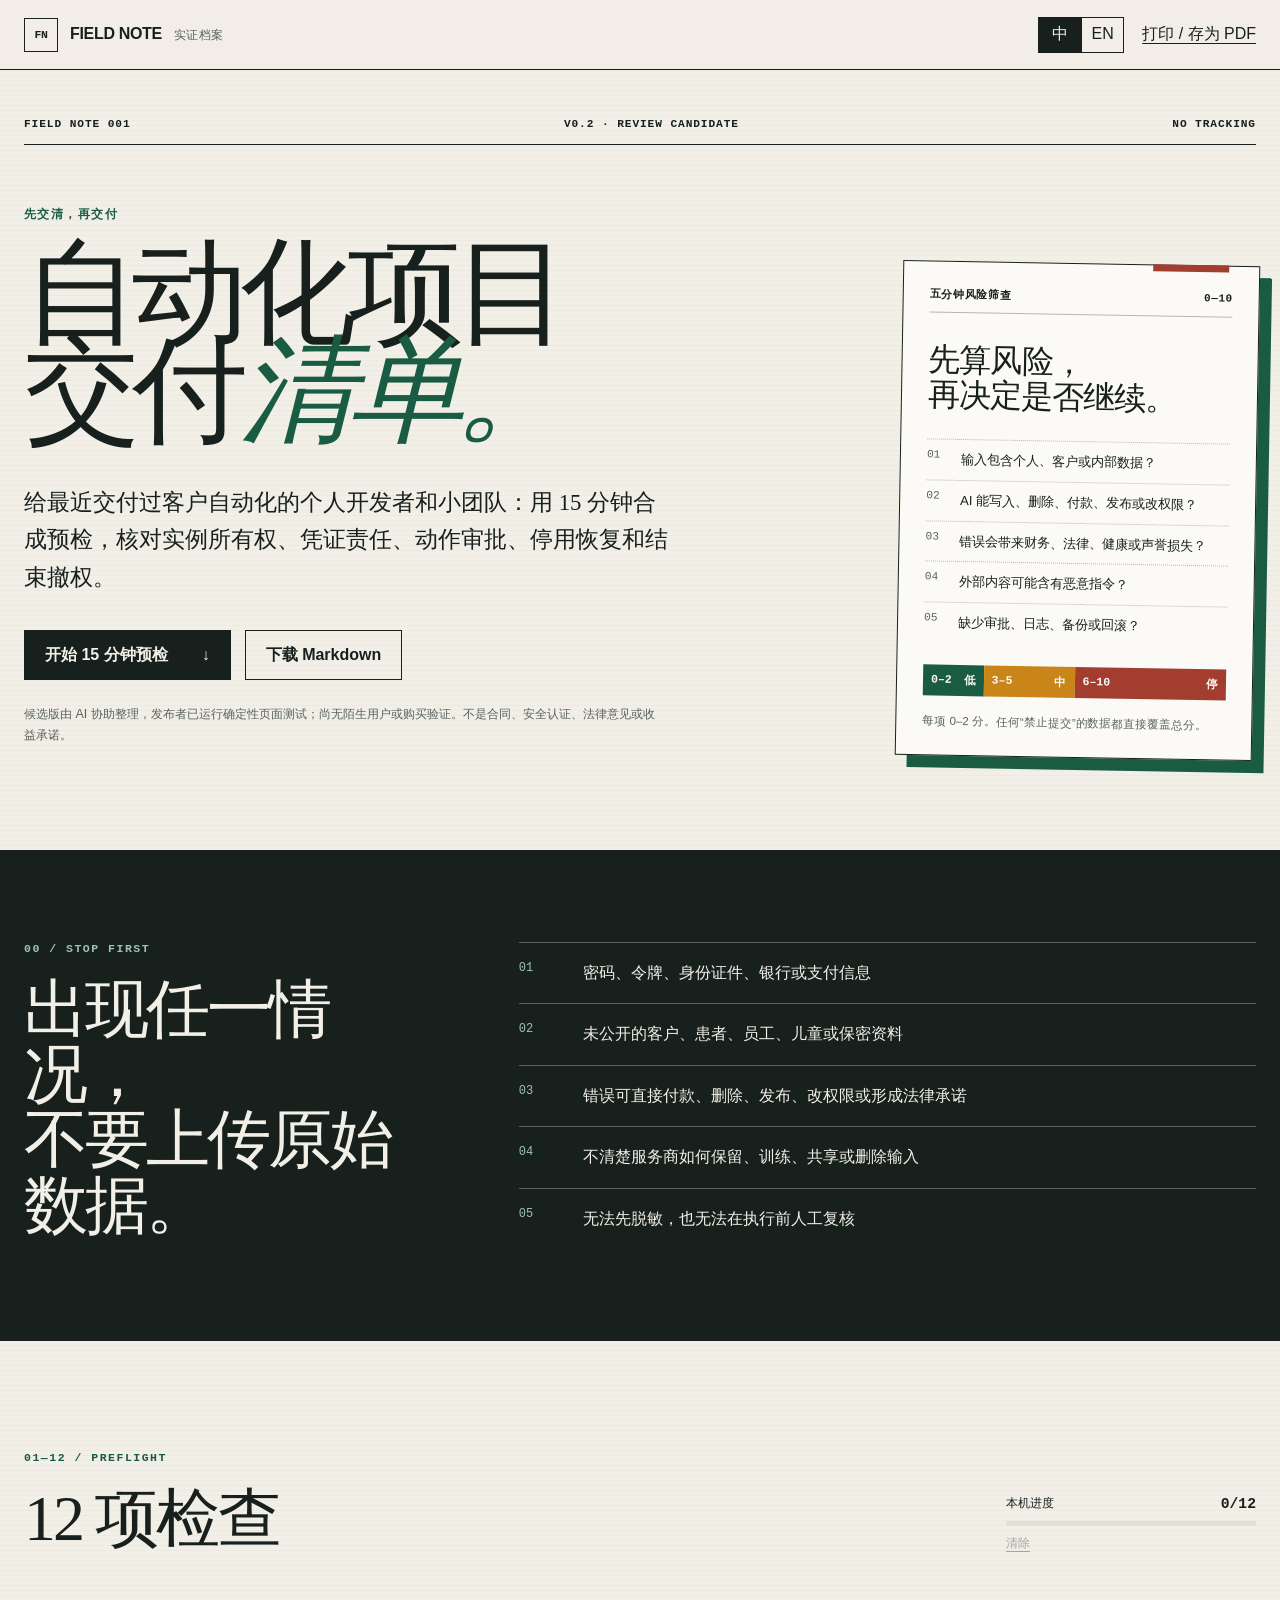
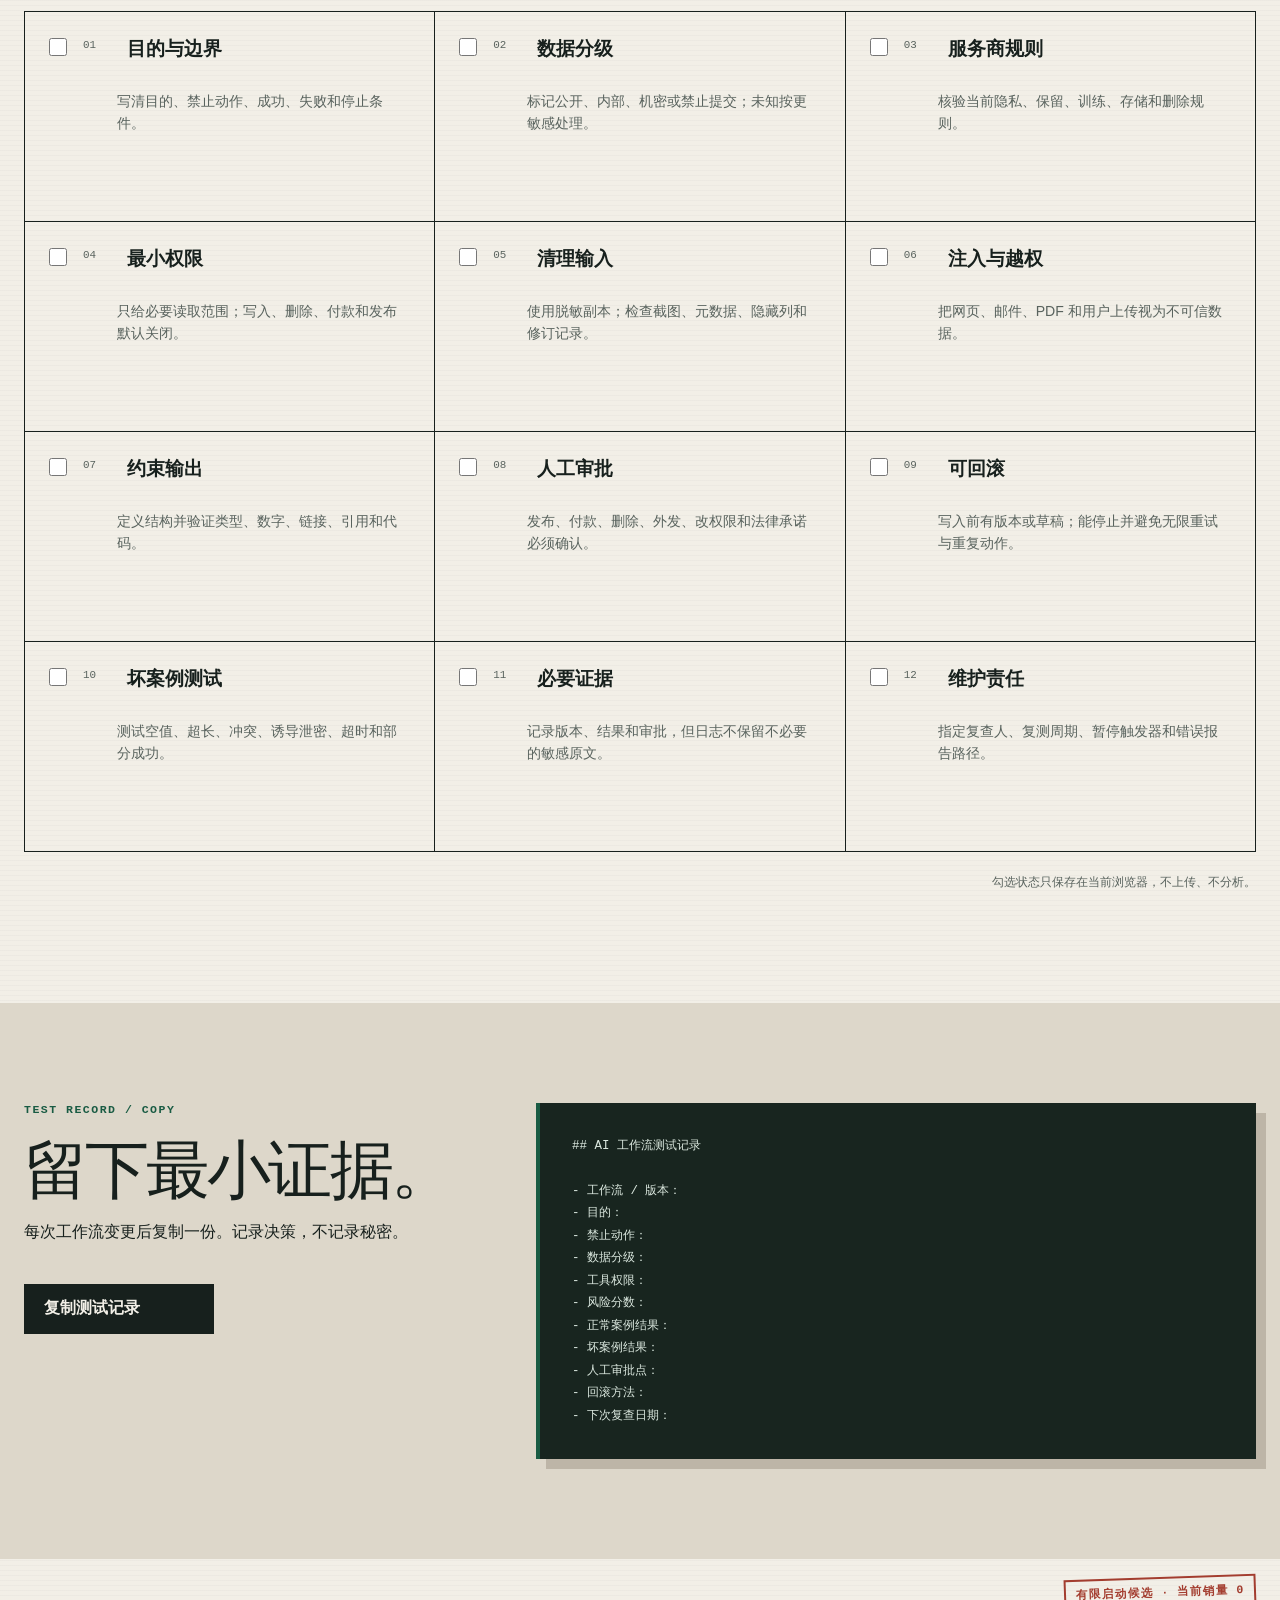
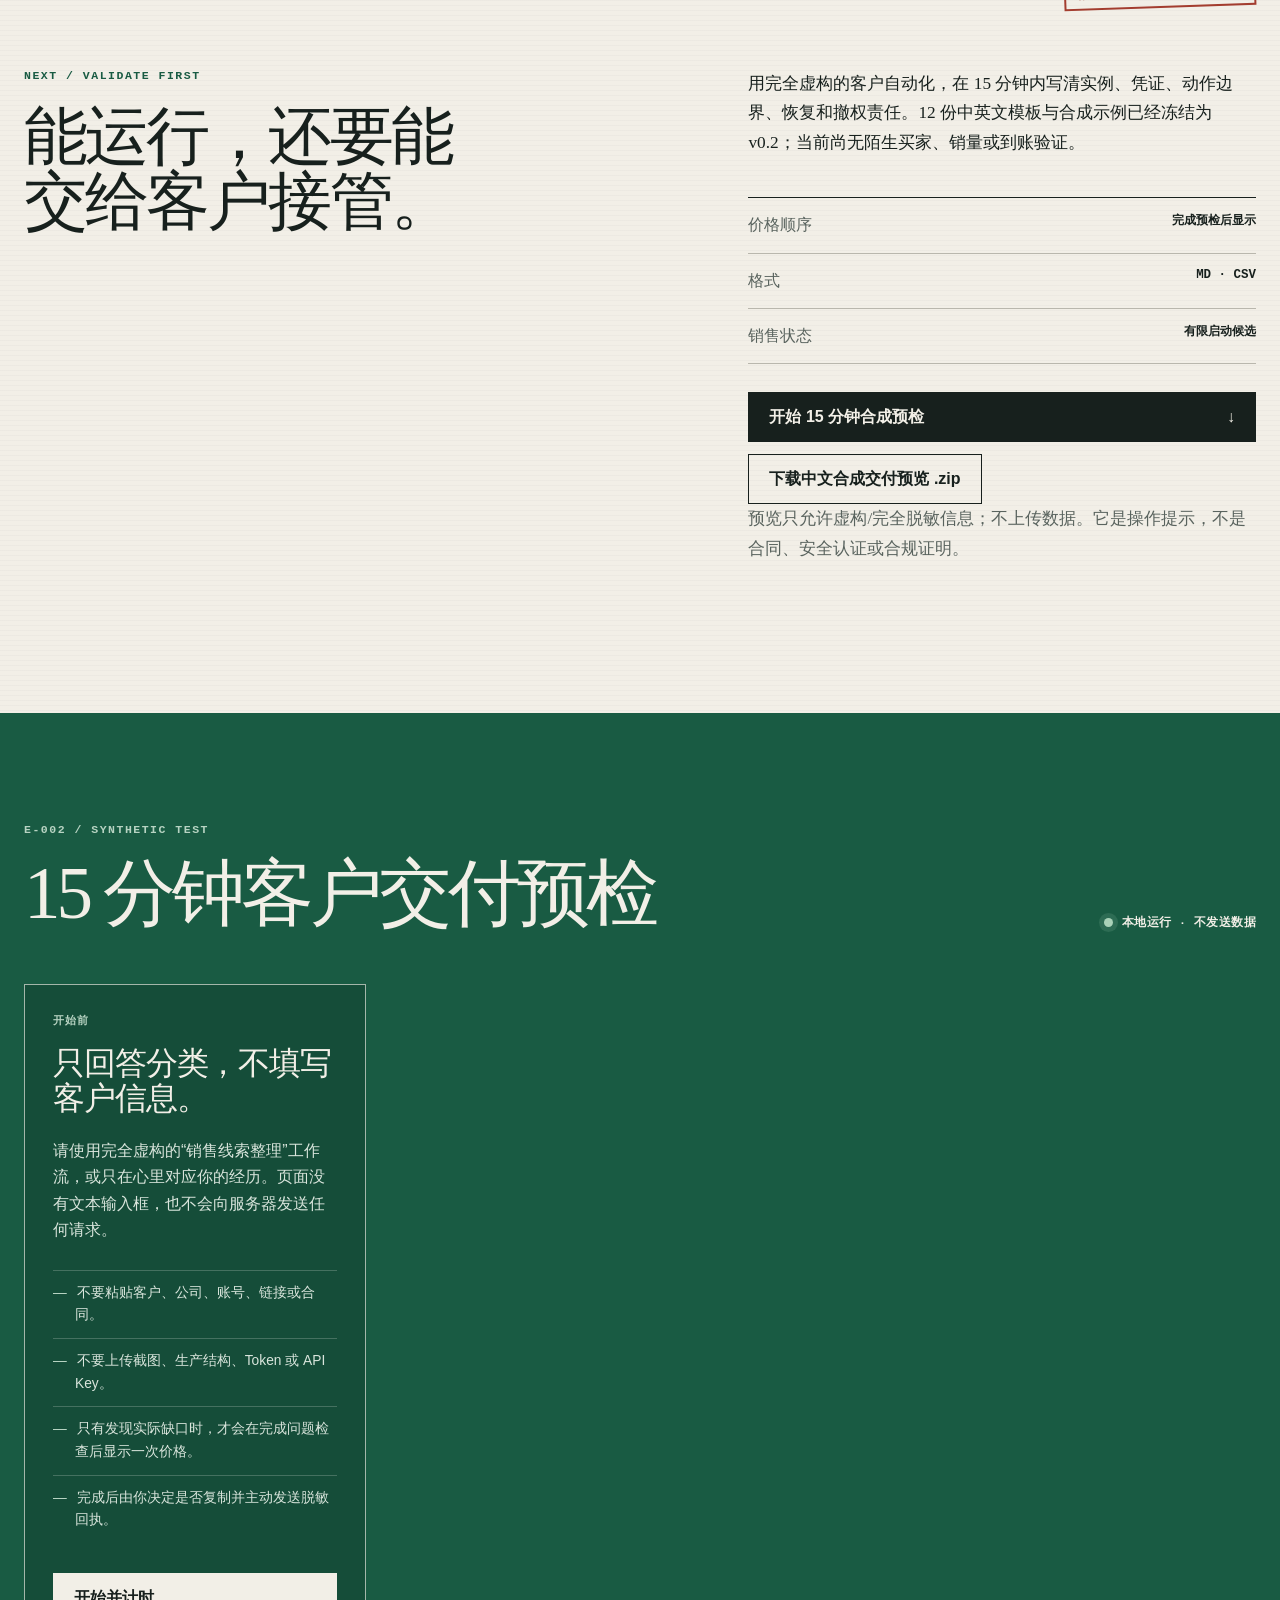
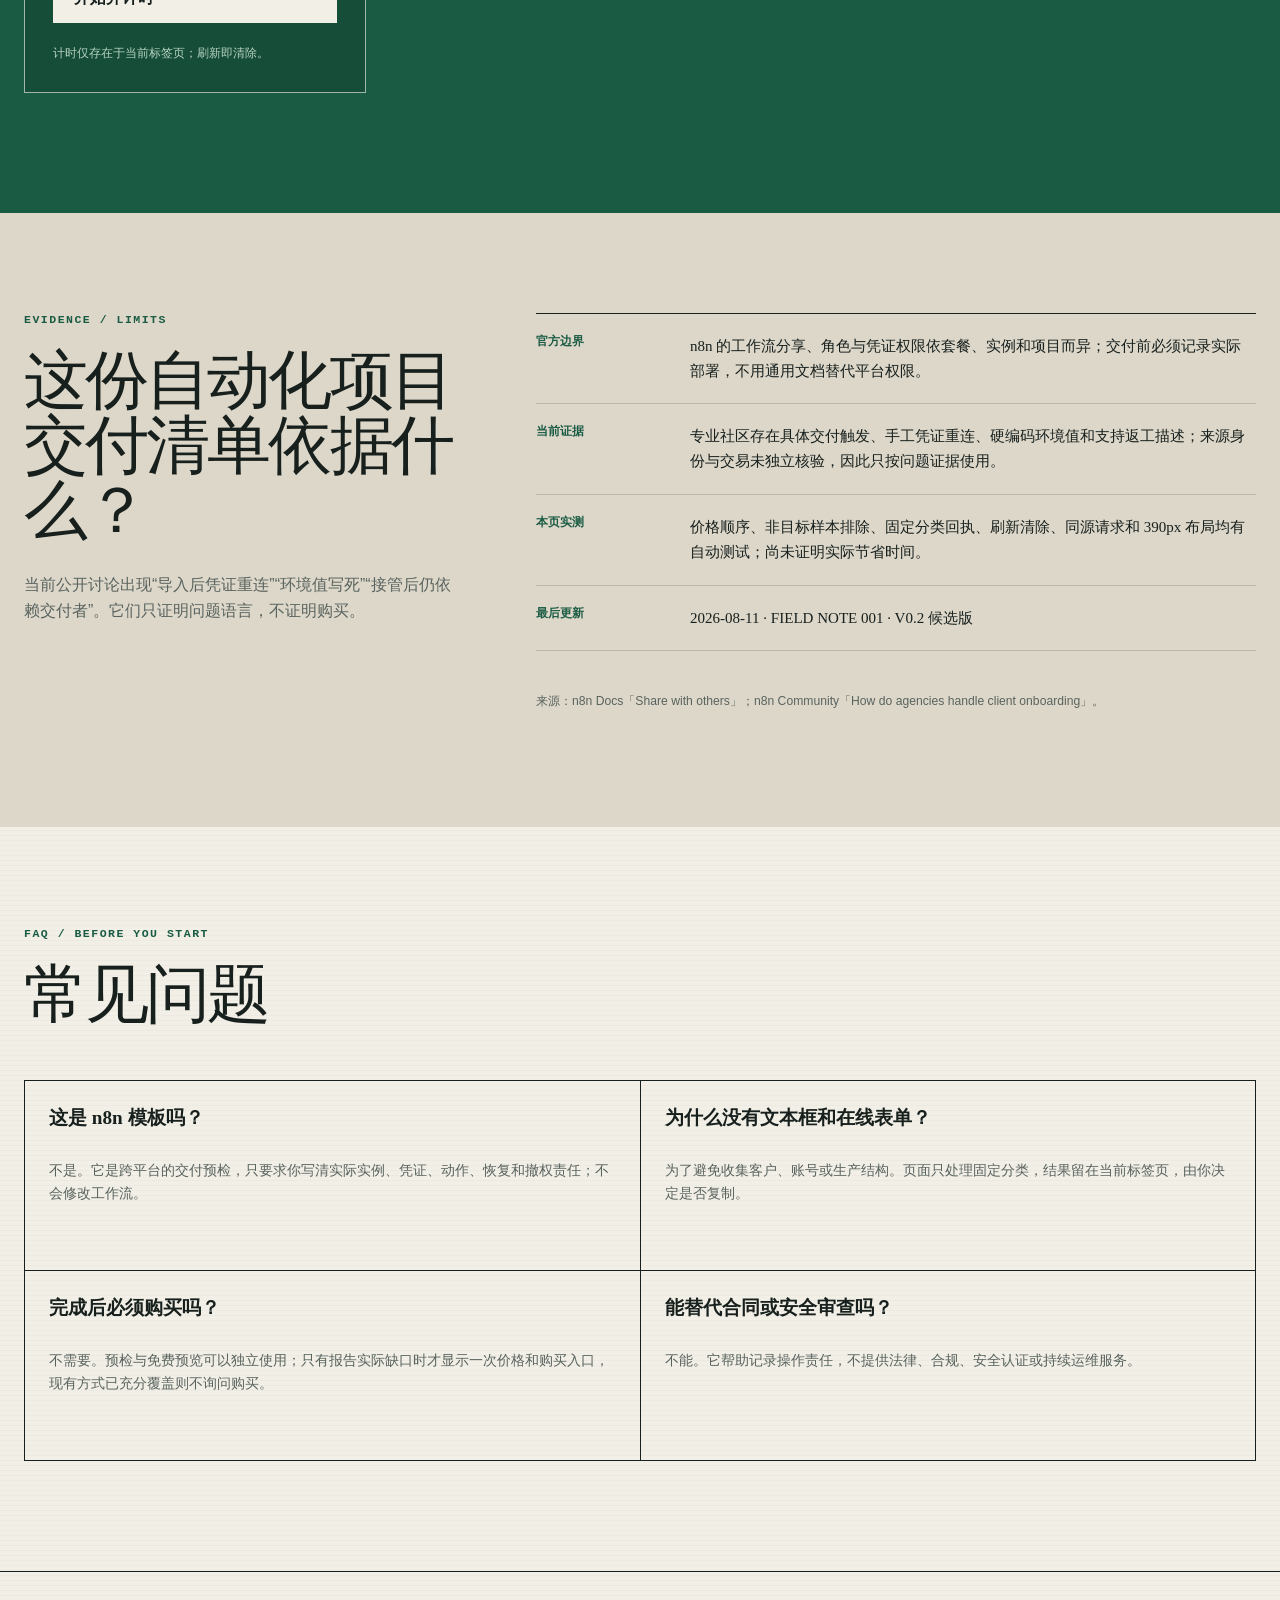
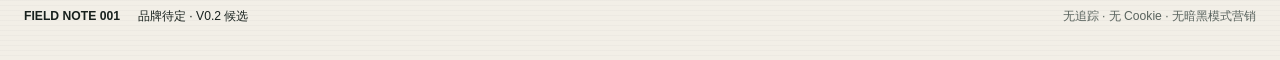
<file: index.html>
<!doctype html>
<html lang="zh-CN">
<head>
  <meta charset="utf-8">
  <meta name="viewport" content="width=device-width, initial-scale=1">
  <meta name="description" content="给自动化自由职业者和小团队的客户交付清单：用 15 分钟合成预检核对实例所有权、凭证责任、动作审批、停用恢复与结束撤权。页面不上传数据；¥99 完整包处于有限启动候选，当前销量为 0。">
  <meta name="robots" content="index,follow,max-snippet:-1,max-image-preview:large">
  <meta name="color-scheme" content="light">
  <link rel="canonical" href="https://fieldnote-ops.github.io/privacy-first-ai-checklist/">
  <meta property="og:type" content="website">
  <meta property="og:locale" content="zh_CN">
  <meta property="og:title" content="自动化项目交付清单｜15 分钟客户接管预检">
  <meta property="og:description" content="核对所有权、凭证、审批、恢复与撤权；只用合成分类，不上传客户数据。">
  <meta property="og:url" content="https://fieldnote-ops.github.io/privacy-first-ai-checklist/">
  <meta name="twitter:card" content="summary">
  <meta name="twitter:title" content="自动化项目交付清单｜15 分钟客户接管预检">
  <meta name="twitter:description" content="隐私优先、无追踪、价格最后显示的合成交付预检。">
  <title>自动化项目交付清单｜15 分钟客户接管预检｜实证档案</title>
  <script type="application/ld+json">{"@context":"https://schema.org","@type":"WebPage","name":"自动化项目交付清单｜15 分钟客户接管预检","description":"给自动化自由职业者和小团队的隐私优先客户交付预检。","url":"https://fieldnote-ops.github.io/privacy-first-ai-checklist/","inLanguage":["zh-CN","en"],"dateModified":"2026-08-11","isAccessibleForFree":true,"about":[{"@type":"Thing","name":"客户自动化交付"},{"@type":"Thing","name":"凭证责任"},{"@type":"Thing","name":"工作流接管"}]}</script>
  <link rel="stylesheet" href="styles.css">
</head>
<body>
  <a class="skip-link" href="#checklist">跳到检查表</a>

  <header class="site-header" aria-label="主导航">
    <a class="wordmark" href="#top" aria-label="实证档案首页">
      <span class="wordmark-mark" aria-hidden="true">FN</span>
      <span>FIELD NOTE <b>实证档案</b></span>
    </a>
    <div class="header-actions">
      <div class="language-switch" role="group" aria-label="语言">
        <button type="button" class="lang-button is-active" data-lang="zh" aria-pressed="true">中</button>
        <button type="button" class="lang-button" data-lang="en" aria-pressed="false">EN</button>
      </div>
      <button class="text-button" type="button" id="print-button">
        <span data-copy="zh">打印 / 存为 PDF</span>
        <span data-copy="en" hidden>Print / Save PDF</span>
      </button>
    </div>
  </header>

  <main id="top">
    <section class="hero" aria-labelledby="hero-title">
      <div class="hero-kicker" aria-label="文档状态">
        <span>FIELD NOTE 001</span>
        <span>V0.2 · REVIEW CANDIDATE</span>
        <span>NO TRACKING</span>
      </div>
      <div class="hero-grid">
        <div class="hero-copy">
          <p class="eyebrow" data-copy="zh">先交清，再交付</p>
          <p class="eyebrow" data-copy="en" hidden>Make the handoff explicit</p>
          <h1 id="hero-title">
            <span class="hero-title-copy" data-copy="zh">自动化项目<br>交付<span class="hero-emphasis">清单。</span></span>
            <span class="hero-title-copy" data-copy="en" hidden>Client automation<br>handoff <span class="hero-emphasis">preflight.</span></span>
          </h1>
          <p class="lede" data-copy="zh">给最近交付过客户自动化的个人开发者和小团队：用 15 分钟合成预检，核对实例所有权、凭证责任、动作审批、停用恢复和结束撤权。</p>
          <p class="lede" data-copy="en" hidden>A 15-minute synthetic preflight for builders handing client automations over: clarify instance ownership, credential responsibility, approvals, recovery, and access revocation.</p>
          <div class="hero-actions">
            <a class="primary-action" href="#handoff-test">
              <span data-copy="zh">开始 15 分钟预检</span>
              <span data-copy="en" hidden>Start the handoff test</span>
              <span aria-hidden="true">↓</span>
            </a>
            <a class="secondary-action" id="download-link" href="downloads/privacy-first-ai-checklist.zh-CN.md" download>
              <span data-copy="zh">下载 Markdown</span>
              <span data-copy="en" hidden>Download Markdown</span>
            </a>
          </div>
          <p class="disclosure" data-copy="zh">候选版由 AI 协助整理，发布者已运行确定性页面测试；尚无陌生用户或购买验证。不是合同、安全认证、法律意见或收益承诺。</p>
          <p class="disclosure" data-copy="en" hidden>This candidate was organized with AI assistance and passed deterministic page tests; it has no independent-user or purchase validation yet. It is not a contract, certification, legal advice, or income claim.</p>
        </div>

        <aside class="risk-sheet" aria-labelledby="risk-title">
          <div class="sheet-topline">
            <span data-copy="zh">五分钟风险筛查</span>
            <span data-copy="en" hidden>Five-minute risk screen</span>
            <span>0—10</span>
          </div>
          <h2 id="risk-title" data-copy="zh">先算风险，<br>再决定是否继续。</h2>
          <h2 data-copy="en" hidden>Score the risk.<br>Then decide.</h2>
          <ol class="risk-list">
            <li data-copy="zh">输入包含个人、客户或内部数据？</li>
            <li data-copy="zh">AI 能写入、删除、付款、发布或改权限？</li>
            <li data-copy="zh">错误会带来财务、法律、健康或声誉损失？</li>
            <li data-copy="zh">外部内容可能含有恶意指令？</li>
            <li data-copy="zh">缺少审批、日志、备份或回滚？</li>
            <li data-copy="en" hidden>Personal, client, or internal data?</li>
            <li data-copy="en" hidden>Can AI write, delete, pay, publish, or change access?</li>
            <li data-copy="en" hidden>Can mistakes cause financial, legal, health, or reputation harm?</li>
            <li data-copy="en" hidden>Can external content carry malicious instructions?</li>
            <li data-copy="en" hidden>Missing approval, logs, backup, or rollback?</li>
          </ol>
          <div class="risk-scale" aria-label="风险等级">
            <span class="risk-low">0–2 <b data-copy="zh">低</b><b data-copy="en" hidden>low</b></span>
            <span class="risk-mid">3–5 <b data-copy="zh">中</b><b data-copy="en" hidden>medium</b></span>
            <span class="risk-high">6–10 <b data-copy="zh">停</b><b data-copy="en" hidden>stop</b></span>
          </div>
          <p data-copy="zh">每项 0–2 分。任何“禁止提交”的数据都直接覆盖总分。</p>
          <p data-copy="en" hidden>Score each 0–2. Any prohibited data overrides the total.</p>
        </aside>
      </div>
    </section>

    <section class="preflight" aria-labelledby="preflight-title">
      <div>
        <p class="section-number">00 / STOP FIRST</p>
        <h2 id="preflight-title" data-copy="zh">出现任一情况，<br>不要上传原始数据。</h2>
        <h2 data-copy="en" hidden>Any one of these?<br>Do not upload raw data.</h2>
      </div>
      <ul class="stop-list">
        <li data-copy="zh"><span>01</span>密码、令牌、身份证件、银行或支付信息</li>
        <li data-copy="zh"><span>02</span>未公开的客户、患者、员工、儿童或保密资料</li>
        <li data-copy="zh"><span>03</span>错误可直接付款、删除、发布、改权限或形成法律承诺</li>
        <li data-copy="zh"><span>04</span>不清楚服务商如何保留、训练、共享或删除输入</li>
        <li data-copy="zh"><span>05</span>无法先脱敏，也无法在执行前人工复核</li>
        <li data-copy="en" hidden><span>01</span>Passwords, tokens, identity documents, banking, or payment data</li>
        <li data-copy="en" hidden><span>02</span>Non-public client, patient, employee, child, or contract-protected data</li>
        <li data-copy="en" hidden><span>03</span>A mistake can pay, delete, publish, change access, or create a legal commitment</li>
        <li data-copy="en" hidden><span>04</span>Provider retention, training, sharing, or deletion rules are unknown</li>
        <li data-copy="en" hidden><span>05</span>You cannot redact first or review before action</li>
      </ul>
    </section>

    <section class="checklist-section" id="checklist" aria-labelledby="checklist-title">
      <div class="checklist-heading">
        <div>
          <p class="section-number">01—12 / PREFLIGHT</p>
          <h2 id="checklist-title" data-copy="zh">12 项检查</h2>
          <h2 data-copy="en" hidden>12 checks</h2>
        </div>
        <div class="progress-box" aria-live="polite">
          <span data-copy="zh">本机进度</span>
          <span data-copy="en" hidden>Local progress</span>
          <strong><span id="progress-count">0</span>/12</strong>
          <div class="progress-track" aria-hidden="true"><i id="progress-bar"></i></div>
          <button class="reset-button" type="button" id="reset-button" disabled>
            <span data-copy="zh">清除</span><span data-copy="en" hidden>Reset</span>
          </button>
        </div>
      </div>

      <div class="check-grid">
        <article class="check-item">
          <label><input type="checkbox" data-check="1"><span class="check-number">01</span><span data-copy="zh">目的与边界</span><span data-copy="en" hidden>Purpose & boundaries</span></label>
          <p data-copy="zh">写清目的、禁止动作、成功、失败和停止条件。</p><p data-copy="en" hidden>State the purpose, prohibited actions, success, failure, and stop conditions.</p>
        </article>
        <article class="check-item">
          <label><input type="checkbox" data-check="2"><span class="check-number">02</span><span data-copy="zh">数据分级</span><span data-copy="en" hidden>Classify data</span></label>
          <p data-copy="zh">标记公开、内部、机密或禁止提交；未知按更敏感处理。</p><p data-copy="en" hidden>Label public, internal, confidential, or prohibited; treat unknowns as sensitive.</p>
        </article>
        <article class="check-item">
          <label><input type="checkbox" data-check="3"><span class="check-number">03</span><span data-copy="zh">服务商规则</span><span data-copy="en" hidden>Provider rules</span></label>
          <p data-copy="zh">核验当前隐私、保留、训练、存储和删除规则。</p><p data-copy="en" hidden>Verify current privacy, retention, training, storage, and deletion rules.</p>
        </article>
        <article class="check-item">
          <label><input type="checkbox" data-check="4"><span class="check-number">04</span><span data-copy="zh">最小权限</span><span data-copy="en" hidden>Least privilege</span></label>
          <p data-copy="zh">只给必要读取范围；写入、删除、付款和发布默认关闭。</p><p data-copy="en" hidden>Grant only necessary reads; keep writes, deletion, payments, and publishing off.</p>
        </article>
        <article class="check-item">
          <label><input type="checkbox" data-check="5"><span class="check-number">05</span><span data-copy="zh">清理输入</span><span data-copy="en" hidden>Sanitize input</span></label>
          <p data-copy="zh">使用脱敏副本；检查截图、元数据、隐藏列和修订记录。</p><p data-copy="en" hidden>Use a redacted copy; inspect screenshots, metadata, hidden sheets, and revisions.</p>
        </article>
        <article class="check-item">
          <label><input type="checkbox" data-check="6"><span class="check-number">06</span><span data-copy="zh">注入与越权</span><span data-copy="en" hidden>Injection & escalation</span></label>
          <p data-copy="zh">把网页、邮件、PDF 和用户上传视为不可信数据。</p><p data-copy="en" hidden>Treat websites, email, PDFs, and uploads as untrusted data.</p>
        </article>
        <article class="check-item">
          <label><input type="checkbox" data-check="7"><span class="check-number">07</span><span data-copy="zh">约束输出</span><span data-copy="en" hidden>Constrain output</span></label>
          <p data-copy="zh">定义结构并验证类型、数字、链接、引用和代码。</p><p data-copy="en" hidden>Define a structure and verify types, numbers, links, citations, and code.</p>
        </article>
        <article class="check-item">
          <label><input type="checkbox" data-check="8"><span class="check-number">08</span><span data-copy="zh">人工审批</span><span data-copy="en" hidden>Human approval</span></label>
          <p data-copy="zh">发布、付款、删除、外发、改权限和法律承诺必须确认。</p><p data-copy="en" hidden>Confirm publishing, payments, deletion, messages, access, and legal commitments.</p>
        </article>
        <article class="check-item">
          <label><input type="checkbox" data-check="9"><span class="check-number">09</span><span data-copy="zh">可回滚</span><span data-copy="en" hidden>Rollback</span></label>
          <p data-copy="zh">写入前有版本或草稿；能停止并避免无限重试与重复动作。</p><p data-copy="en" hidden>Version before writes; stop safely and prevent endless retries or duplicates.</p>
        </article>
        <article class="check-item">
          <label><input type="checkbox" data-check="10"><span class="check-number">10</span><span data-copy="zh">坏案例测试</span><span data-copy="en" hidden>Adversarial tests</span></label>
          <p data-copy="zh">测试空值、超长、冲突、诱导泄密、超时和部分成功。</p><p data-copy="en" hidden>Test empty, oversized, conflicting, secret-seeking, timeout, and partial cases.</p>
        </article>
        <article class="check-item">
          <label><input type="checkbox" data-check="11"><span class="check-number">11</span><span data-copy="zh">必要证据</span><span data-copy="en" hidden>Minimum evidence</span></label>
          <p data-copy="zh">记录版本、结果和审批，但日志不保留不必要的敏感原文。</p><p data-copy="en" hidden>Record versions, results, and approvals without unnecessary sensitive raw text.</p>
        </article>
        <article class="check-item">
          <label><input type="checkbox" data-check="12"><span class="check-number">12</span><span data-copy="zh">维护责任</span><span data-copy="en" hidden>Maintenance owner</span></label>
          <p data-copy="zh">指定复查人、复测周期、暂停触发器和错误报告路径。</p><p data-copy="en" hidden>Assign reviews, retest cadence, pause triggers, and an error-reporting path.</p>
        </article>
      </div>
      <p class="local-note" data-copy="zh">勾选状态只保存在当前浏览器，不上传、不分析。</p>
      <p class="local-note" data-copy="en" hidden>Check states stay in this browser. Nothing is uploaded or analyzed.</p>
    </section>

    <section class="test-record" aria-labelledby="record-title">
      <div class="record-intro">
        <p class="section-number">TEST RECORD / COPY</p>
        <h2 id="record-title" data-copy="zh">留下最小证据。</h2>
        <h2 data-copy="en" hidden>Keep the minimum evidence.</h2>
        <p data-copy="zh">每次工作流变更后复制一份。记录决策，不记录秘密。</p>
        <p data-copy="en" hidden>Copy after every workflow change. Record decisions, not secrets.</p>
        <button class="primary-action copy-button" type="button" id="copy-record">
          <span data-copy="zh">复制测试记录</span>
          <span data-copy="en" hidden>Copy test record</span>
        </button>
        <p class="copy-status" id="copy-status" role="status"></p>
      </div>
      <pre id="record-preview" aria-label="测试记录模板">## AI workflow test record

- Workflow / version:
- Purpose:
- Prohibited actions:
- Data class:
- Tool permissions:
- Risk score:
- Normal-case result:
- Hostile/broken-case result:
- Human approval point:
- Rollback method:
- Next review date:</pre>
    </section>

    <section class="planned-product" id="preview" aria-labelledby="product-title">
      <p class="status-stamp" data-copy="zh">有限启动候选 · 当前销量 0</p>
      <p class="status-stamp" data-copy="en" hidden>PLANNED · NOT FOR SALE</p>
      <div>
        <p class="section-number">NEXT / VALIDATE FIRST</p>
        <h2 id="product-title" data-copy="zh">能运行，还要能<br>交给客户接管。</h2>
        <h2 data-copy="en" hidden>Make it run—and make it<br>safe to hand over.</h2>
      </div>
      <div class="product-details">
        <p data-copy="zh">用完全虚构的客户自动化，在 15 分钟内写清实例、凭证、动作边界、恢复和撤权责任。12 份中英文模板与合成示例已经冻结为 v0.2；当前尚无陌生买家、销量或到账验证。</p>
        <p data-copy="en" hidden>Use a fully synthetic client automation to name instance, credential, action-boundary, recovery, and offboarding owners in 15 minutes. This is a demand test; a full version will only be built after strong signals from real client-delivery practitioners.</p>
        <dl>
          <div><dt data-copy="zh">价格顺序</dt><dt data-copy="en" hidden>Test price</dt><dd data-copy="zh">完成预检后显示</dd><dd data-copy="en" hidden>$19</dd></div>
          <div><dt data-copy="zh">格式</dt><dt data-copy="en" hidden>Format</dt><dd>MD · CSV</dd></div>
          <div><dt data-copy="zh">销售状态</dt><dt data-copy="en" hidden>Sales status</dt><dd data-copy="zh">有限启动候选</dd><dd data-copy="en" hidden>Closed</dd></div>
        </dl>
        <a class="primary-action product-test-action" href="#handoff-test" data-copy="zh">
          开始 15 分钟合成预检 <span aria-hidden="true">↓</span>
        </a>
        <a class="secondary-action" href="downloads/client-handoff-preview-zh-CN-v0.1.zip" download data-copy="zh">
          下载中文合成交付预览 .zip
        </a>
        <a class="secondary-action" href="downloads/client-handoff-preview-v0.1.zip" download data-copy="en" hidden>
          Download the synthetic handoff preview .zip
        </a>
        <p class="disclosure" data-copy="zh">预览只允许虚构/完全脱敏信息；不上传数据。它是操作提示，不是合同、安全认证或合规证明。</p>
        <p class="disclosure" data-copy="en" hidden>The preview accepts only fictional or fully redacted information and uploads nothing. It is an operational prompt—not a contract, security certification, or compliance proof.</p>
      </div>
    </section>

    <section class="handoff-test" id="handoff-test" aria-labelledby="handoff-test-title" data-copy="zh">
      <div class="handoff-test-heading">
        <div>
          <p class="section-number">E-002 / SYNTHETIC TEST</p>
          <h2 id="handoff-test-title">15 分钟客户交付预检</h2>
        </div>
        <p class="test-state"><span aria-hidden="true"></span> 本地运行 · 不发送数据</p>
      </div>

      <div class="handoff-test-layout">
        <aside class="handoff-brief" aria-labelledby="handoff-brief-title">
          <p class="brief-label">开始前</p>
          <h3 id="handoff-brief-title">只回答分类，不填写客户信息。</h3>
          <p>请使用完全虚构的“销售线索整理”工作流，或只在心里对应你的经历。页面没有文本输入框，也不会向服务器发送任何请求。</p>
          <ul>
            <li>不要粘贴客户、公司、账号、链接或合同。</li>
            <li>不要上传截图、生产结构、Token 或 API Key。</li>
            <li>只有发现实际缺口时，才会在完成问题检查后显示一次价格。</li>
            <li>完成后由你决定是否复制并主动发送脱敏回执。</li>
          </ul>
          <button class="primary-action" type="button" id="e002-start">开始并计时</button>
          <p class="local-note">计时仅存在于当前标签页；刷新即清除。</p>
        </aside>

        <form class="handoff-form" id="e002-form" hidden novalidate>
          <div class="handoff-progress" aria-live="polite">
            <span>合成预检</span>
            <strong id="e002-stage">1 / 4</strong>
          </div>

          <fieldset>
            <legend><span>01</span>你最近 6 个月是否完成过付费客户自动化交付？</legend>
            <label class="choice-row"><input type="radio" name="persona" value="yes">是，完成过至少一次</label>
            <label class="choice-row"><input type="radio" name="persona" value="no">没有；我只做内部、学习或假设项目</label>
            <p class="field-note" id="e002-ineligible" hidden>感谢参与，但这次不计入目标样本；你仍可下载预览自行使用。</p>
          </fieldset>

          <fieldset>
            <legend><span>02</span>按现有交付方式，最难立即回答哪一类？</legend>
            <div class="choice-grid">
              <label class="choice-card"><input type="radio" name="gap" value="handoff_ownership"><b>所有权</b><small>实例、计费、导出、数据和备份归谁控制</small></label>
              <label class="choice-card"><input type="radio" name="gap" value="credential_transfer"><b>凭证责任</b><small>谁授权、轮换、撤权；不记录秘密值</small></label>
              <label class="choice-card"><input type="radio" name="gap" value="approval"><b>动作边界</b><small>自动、需审批和禁止的动作如何区分</small></label>
              <label class="choice-card"><input type="radio" name="gap" value="rollback"><b>停用恢复</b><small>当前版本、故障测试和恢复责任是否可验证</small></label>
              <label class="choice-card"><input type="radio" name="gap" value="offboarding"><b>结束撤权</b><small>客户接管后如何证明服务商访问已结束</small></label>
              <label class="choice-card"><input type="radio" name="gap" value="none_reported"><b>都能回答</b><small>现有 SOP 已经充分覆盖</small></label>
            </div>
          </fieldset>

          <fieldset>
            <legend><span>03</span>你现在主要用什么替代？</legend>
            <div class="choice-grid choice-grid-compact">
              <label class="choice-card"><input type="radio" name="workaround" value="own_sop"><b>自有 SOP</b></label>
              <label class="choice-card"><input type="radio" name="workaround" value="contract_or_acceptance"><b>合同/验收单</b></label>
              <label class="choice-card"><input type="radio" name="workaround" value="project_docs"><b>项目文档</b></label>
              <label class="choice-card"><input type="radio" name="workaround" value="ai_generated_each_time"><b>每次用 AI 生成</b></label>
              <label class="choice-card"><input type="radio" name="workaround" value="memory_or_chat"><b>口头/聊天记录</b></label>
              <label class="choice-card"><input type="radio" name="workaround" value="none"><b>没有固定方式</b></label>
            </div>
          </fieldset>

          <fieldset>
            <legend><span>04</span>隐私确认</legend>
            <label class="choice-row"><input type="checkbox" id="e002-redacted">我只使用了虚构/抽象分类，没有在页面中输入或准备发送任何客户资料。</label>
            <button class="primary-action" type="button" id="e002-show-price" disabled>完成预检并查看单一价格</button>
            <p class="field-note" id="e002-form-status" role="status">请完成 01–04 后继续。</p>
          </fieldset>

          <section class="price-stage" id="e002-price-stage" aria-labelledby="e002-price-title" hidden>
            <p class="section-number">PRICE SHOWN LAST</p>
            <div class="price-line">
              <div>
                <h3 id="e002-price-title">如果完整包一次性 ¥99</h3>
                <p>包含所有权表、凭证责任、动作边界、停用恢复、撤权记录和合成案例；不含咨询、合同或代运维。</p>
              </div>
              <strong>¥99</strong>
            </div>
            <a class="primary-action" href="https://afdian.com/item/97fbe680972011f18f1c5254001e7c00" target="_blank" rel="noopener noreferrer">在爱发电购买 ¥99 完整包 <span aria-hidden="true">↗</span></a>
            <p class="field-note">有限公开测试：爱发电页面会显示创作者状态、完整范围和退款边界；购买前请自行核对。当前销量与已确认收入均为 0。</p>
            <fieldset>
              <legend><span>05</span>基于刚才的实际缺口，你现在会怎样选择？</legend>
              <label class="choice-row"><input type="radio" name="intent" value="would_buy_now">如果现在可买，我会购买</label>
              <label class="choice-row"><input type="radio" name="intent" value="would_buy_later">有项目时可能购买，但现在不会</label>
              <label class="choice-row"><input type="radio" name="intent" value="free_only">免费预览已经足够</label>
              <label class="choice-row"><input type="radio" name="intent" value="not_for_me">这不是我要解决的问题</label>
            </fieldset>
            <fieldset>
              <legend><span>06</span>是否允许发布者就这份回执追问一次？</legend>
              <label class="choice-row"><input type="radio" name="followup" value="yes">可以，通过我主动发送回执的同一渠道</label>
              <label class="choice-row"><input type="radio" name="followup" value="no">不需要追问</label>
            </fieldset>
            <button class="primary-action" type="button" id="e002-build-receipt" disabled>生成脱敏回执</button>
          </section>

          <section class="receipt-stage" id="e002-receipt-stage" aria-labelledby="e002-receipt-title" hidden>
            <div>
              <p class="section-number">LOCAL RECEIPT / COPY ONLY</p>
              <h3 id="e002-receipt-title">回执只包含固定分类。</h3>
              <p>请先检查内容，再决定是否复制并通过你主动选择的渠道发送。页面不会代你发送。</p>
            </div>
            <pre id="e002-receipt" tabindex="0"></pre>
            <div class="receipt-actions">
              <button class="primary-action" type="button" id="e002-copy-receipt">复制脱敏回执</button>
              <button class="text-button" type="button" id="e002-reset">清除并重新开始</button>
            </div>
            <p class="copy-status" id="e002-copy-status" role="status"></p>
          </section>
        </form>
      </div>
    </section>

    <section class="evidence-section" aria-labelledby="evidence-title" data-copy="zh">
      <div>
        <p class="section-number">EVIDENCE / LIMITS</p>
        <h2 id="evidence-title">这份自动化项目交付清单依据什么？</h2>
        <p>当前公开讨论出现“导入后凭证重连”“环境值写死”“接管后仍依赖交付者”。它们只证明问题语言，不证明购买。</p>
      </div>
      <dl class="evidence-list">
        <div><dt>官方边界</dt><dd>n8n 的工作流分享、角色与凭证权限依套餐、实例和项目而异；交付前必须记录实际部署，不用通用文档替代平台权限。</dd></div>
        <div><dt>当前证据</dt><dd>专业社区存在具体交付触发、手工凭证重连、硬编码环境值和支持返工描述；来源身份与交易未独立核验，因此只按问题证据使用。</dd></div>
        <div><dt>本页实测</dt><dd>价格顺序、非目标样本排除、固定分类回执、刷新清除、同源请求和 390px 布局均有自动测试；尚未证明实际节省时间。</dd></div>
        <div><dt>最后更新</dt><dd><time datetime="2026-08-11">2026-08-11</time> · FIELD NOTE 001 · V0.2 候选版</dd></div>
      </dl>
      <p class="source-note">来源：n8n Docs「Share with others」；n8n Community「How do agencies handle client onboarding」。</p>
    </section>

    <section class="faq-section" aria-labelledby="faq-title" data-copy="zh">
      <p class="section-number">FAQ / BEFORE YOU START</p>
      <h2 id="faq-title">常见问题</h2>
      <div class="faq-grid">
        <article><h3>这是 n8n 模板吗？</h3><p>不是。它是跨平台的交付预检，只要求你写清实际实例、凭证、动作、恢复和撤权责任；不会修改工作流。</p></article>
        <article><h3>为什么没有文本框和在线表单？</h3><p>为了避免收集客户、账号或生产结构。页面只处理固定分类，结果留在当前标签页，由你决定是否复制。</p></article>
        <article><h3>完成后必须购买吗？</h3><p>不需要。预检与免费预览可以独立使用；只有报告实际缺口时才显示一次价格和购买入口，现有方式已充分覆盖则不询问购买。</p></article>
        <article><h3>能替代合同或安全审查吗？</h3><p>不能。它帮助记录操作责任，不提供法律、合规、安全认证或持续运维服务。</p></article>
      </div>
    </section>
  </main>

  <footer>
    <div><span>FIELD NOTE 001</span><span data-copy="zh">品牌待定 · V0.2 候选</span><span data-copy="en" hidden>Brand pending · V0.2 candidate</span></div>
    <p data-copy="zh">无追踪 · 无 Cookie · 无暗黑模式营销</p>
    <p data-copy="en" hidden>No tracking · No cookies · No dark patterns</p>
  </footer>

  <script src="app.js"></script>
</body>
</html>
</file>
<file: styles.css>
:root{--paper:#f2efe7;--paper-deep:#e6e0d4;--ink:#17201d;--muted:#59635e;--line:#b9b7ad;--green:#195b43;--green-light:#d2e0d5;--amber:#c98518;--red:#a33d2f;--white:#fbfaf6;--serif:"Iowan Old Style","Palatino Linotype","Noto Serif SC","Songti SC",Georgia,serif;--sans:"Avenir Next",Avenir,"Noto Sans SC","PingFang SC","Microsoft YaHei",sans-serif;--mono:"SFMono-Regular",Consolas,"Liberation Mono",monospace;--max:1240px}*{box-sizing:border-box}html{scroll-behavior:smooth}body{margin:0;color:var(--ink);background:linear-gradient(rgba(23,32,29,.025) 1px,transparent 1px),var(--paper);background-size:100% 5px;font-family:var(--sans);font-size:16px;line-height:1.65}button,a{-webkit-tap-highlight-color:transparent}a{color:inherit}button{font:inherit;color:inherit}:focus-visible{outline:3px solid var(--amber);outline-offset:4px}[hidden]{display:none !important}.skip-link{position:fixed;top:10px;left:10px;z-index:100;padding:8px 12px;background:var(--ink);color:var(--white);transform:translateY(-160%)}.skip-link:focus{transform:translateY(0)}.site-header{position:sticky;top:0;z-index:20;display:flex;align-items:center;justify-content:space-between;min-height:70px;padding:0 max(24px,calc((100vw - var(--max)) / 2));border-bottom:1px solid var(--ink);background:rgba(242,239,231,.94);backdrop-filter:blur(12px)}.wordmark{display:flex;gap:12px;align-items:center;font-weight:650;text-decoration:none;letter-spacing:-.02em}.wordmark b{margin-left:8px;color:var(--muted);font-size:.78rem;font-weight:550;letter-spacing:.02em}.wordmark-mark{display:grid;place-items:center;width:34px;height:34px;border:1px solid var(--ink);font:700 .72rem var(--mono)}.header-actions{display:flex;align-items:center;gap:18px}.language-switch{display:flex;border:1px solid var(--ink)}.lang-button{width:42px;min-height:34px;border:0;background:transparent;cursor:pointer}.lang-button + .lang-button{border-left:1px solid var(--ink)}.lang-button.is-active{background:var(--ink);color:var(--paper)}.text-button,.reset-button{border:0;padding:0;background:transparent;text-decoration:underline;text-underline-offset:4px;cursor:pointer}.text-button:hover,.reset-button:hover{color:var(--green)}main,footer{overflow:hidden}.hero,.preflight,.checklist-section,.test-record,.planned-product,.handoff-test,.evidence-section,.faq-section,footer{padding-left:max(24px,calc((100vw - var(--max)) / 2));padding-right:max(24px,calc((100vw - var(--max)) / 2))}.hero{padding-top:48px;padding-bottom:92px}.hero-kicker{display:flex;justify-content:space-between;gap:20px;padding-bottom:14px;border-bottom:1px solid var(--ink);font:600 .7rem var(--mono);letter-spacing:.08em}.hero-grid{display:grid;grid-template-columns:minmax(0,1.38fr) minmax(320px,.62fr);gap:80px;align-items:end;padding-top:62px}.eyebrow,.section-number{margin:0 0 22px;color:var(--green);font:700 .72rem var(--mono);letter-spacing:.13em;text-transform:uppercase}.hero h1{max-width:770px;margin:0;font:500 clamp(4rem,9.1vw,8.8rem)/.84 var(--serif);letter-spacing:-.07em}.hero h1 .hero-title-copy{color:inherit;font-style:normal}.hero h1 .hero-emphasis{color:var(--green);font-style:italic}.lede{max-width:650px;margin:44px 0 0;font:400 clamp(1.1rem,2vw,1.42rem)/1.65 var(--serif)}.hero-actions{display:flex;flex-wrap:wrap;gap:14px;margin-top:34px}.primary-action,.secondary-action{display:inline-flex;min-height:50px;align-items:center;justify-content:space-between;gap:34px;padding:0 20px;border:1px solid var(--ink);text-decoration:none;font-weight:650;cursor:pointer}.primary-action{min-width:190px;color:var(--paper);background:var(--ink)}.primary-action:hover{background:var(--green)}.secondary-action:hover{background:var(--green-light)}.disclosure{max-width:640px;margin-top:24px;color:var(--muted);font-size:.78rem}.risk-sheet{position:relative;padding:26px 26px 24px;border:1px solid var(--ink);background:var(--white);box-shadow:12px 12px 0 var(--green);transform:rotate(1deg)}.risk-sheet::before{content:"";position:absolute;top:-1px;right:30px;width:76px;height:7px;background:var(--red)}.sheet-topline{display:flex;justify-content:space-between;padding-bottom:10px;border-bottom:1px solid var(--line);font:650 .68rem var(--mono);letter-spacing:.06em;text-transform:uppercase}.risk-sheet h2{margin:30px 0 26px;font:500 2rem/1.1 var(--serif);letter-spacing:-.03em}.risk-list{margin:0;padding:0;list-style:none;counter-reset:risk}.risk-list li{counter-increment:risk;display:grid;grid-template-columns:24px 1fr;gap:10px;padding:9px 0;border-top:1px dotted var(--line);font-size:.82rem}.risk-list li::before{content:counter(risk,decimal-leading-zero);color:var(--muted);font:.7rem var(--mono)}.risk-scale{display:grid;grid-template-columns:2fr 3fr 5fr;margin-top:22px;color:var(--white);font:700 .72rem var(--mono)}.risk-scale span{display:flex;justify-content:space-between;padding:8px}.risk-low{background:var(--green)}.risk-mid{background:var(--amber)}.risk-high{background:var(--red)}.risk-scale b{text-transform:uppercase}.risk-sheet>p{margin:16px 0 0;color:var(--muted);font-size:.72rem}.preflight{display:grid;grid-template-columns:.72fr 1.28fr;gap:80px;padding-top:92px;padding-bottom:92px;color:var(--paper);background:var(--ink)}.preflight h2,.checklist-heading h2,.record-intro h2,.planned-product h2{margin:0;font:500 clamp(2.5rem,5vw,4.8rem)/1.02 var(--serif);letter-spacing:-.045em}.preflight .section-number{color:#9dc4ad}.stop-list{margin:0;padding:0;list-style:none}.stop-list li{display:grid;grid-template-columns:42px 1fr;gap:22px;padding:18px 0;border-top:1px solid #56605c;font:400 1.02rem/1.5 var(--serif)}.stop-list li span{color:#9dc4ad;font:.75rem var(--mono)}.checklist-section{padding-top:110px;padding-bottom:110px}.checklist-heading{display:flex;justify-content:space-between;align-items:end;gap:40px;margin-bottom:60px}.progress-box{width:250px;font:.72rem var(--mono)}.progress-box strong{float:right;font-size:.92rem}.progress-track{clear:both;height:5px;margin:10px 0;background:var(--paper-deep)}.progress-track i{display:block;width:0;height:100%;background:var(--green);transition:width .25s ease}.reset-button:disabled{opacity:.35;cursor:not-allowed}.check-grid{display:grid;grid-template-columns:repeat(3,1fr);border-top:1px solid var(--ink);border-left:1px solid var(--ink)}.check-item{min-height:210px;padding:24px;border-right:1px solid var(--ink);border-bottom:1px solid var(--ink);transition:background .18s ease,color .18s ease}.check-item:has(input:checked){color:var(--white);background:var(--green)}.check-item label{display:grid;grid-template-columns:24px 34px 1fr;align-items:start;gap:10px;font:600 1.16rem/1.35 var(--serif);cursor:pointer}.check-item input{width:18px;height:18px;margin:2px 0 0;accent-color:var(--amber)}.check-number{padding-top:3px;color:var(--muted);font:.68rem var(--mono)}.check-item:has(input:checked) .check-number{color:#c7dfd2}.check-item p{margin:30px 0 0 68px;color:var(--muted);font-size:.88rem;line-height:1.55}.check-item:has(input:checked) p{color:#dbe9e0}.local-note{margin:20px 0 0;color:var(--muted);font-size:.78rem;text-align:right}.test-record{display:grid;grid-template-columns:.75fr 1.25fr;gap:80px;padding-top:100px;padding-bottom:100px;background:#ddd7ca}.record-intro>p:not(.section-number):not(.copy-status){max-width:440px}.copy-button{margin-top:22px;border:0}.copy-status{min-height:1.6em;color:var(--green);font:.74rem var(--mono)}.test-record pre{margin:0;padding:32px;overflow-x:auto;border-left:4px solid var(--green);color:#dbe8df;background:#18251f;font:.78rem/1.8 var(--mono);box-shadow:10px 10px 0 #bdb5a7}.planned-product{position:relative;display:grid;grid-template-columns:1fr .8fr;gap:90px;padding-top:110px;padding-bottom:110px}.status-stamp{position:absolute;top:18px;right:max(24px,calc((100vw - var(--max)) / 2));margin:0;padding:6px 10px;border:2px solid var(--red);color:var(--red);font:700 .72rem var(--mono);letter-spacing:.08em;transform:rotate(-2deg)}.product-details>p{max-width:530px;margin:0 0 40px;font:1.08rem/1.7 var(--serif)}.product-details dl{margin:0;border-top:1px solid var(--ink)}.product-details dl div{display:flex;justify-content:space-between;padding:14px 0;border-bottom:1px solid var(--line)}.product-details dt{color:var(--muted)}.product-details dd{margin:0;font:650 .78rem var(--mono)}.product-test-action{width:100%;margin:28px 0 12px}.handoff-test{padding-top:110px;padding-bottom:120px;color:var(--paper);background:var(--green)}.handoff-test .section-number{color:#b7d3c2}.handoff-test-heading{display:flex;justify-content:space-between;align-items:end;gap:40px;margin-bottom:54px}.handoff-test-heading h2{margin:0;max-width:760px;font:500 clamp(2.8rem,5.7vw,5.5rem)/.98 var(--serif);letter-spacing:-.055em}.test-state{display:flex;align-items:center;gap:9px;margin:0;font:700 .72rem var(--mono);letter-spacing:.04em;text-transform:uppercase}.test-state span{width:9px;height:9px;border-radius:50%;background:#a9d2b8;box-shadow:0 0 0 5px rgba(169,210,184,.14)}.handoff-test-layout{display:grid;grid-template-columns:minmax(260px,.58fr) minmax(0,1.42fr);gap:54px;align-items:start}.handoff-brief{position:sticky;top:98px;padding:28px;border:1px solid rgba(242,239,231,.65);background:rgba(16,58,43,.42)}.brief-label{margin:0 0 18px;color:#b7d3c2;font:700 .7rem var(--mono);letter-spacing:.1em;text-transform:uppercase}.handoff-brief h3{margin:0 0 22px;font:500 2rem/1.1 var(--serif);letter-spacing:-.035em}.handoff-brief>p:not(.brief-label):not(.local-note){color:#d9e5dc}.handoff-brief ul{margin:26px 0 30px;padding:0;list-style:none}.handoff-brief li{padding:11px 0 11px 22px;border-top:1px solid rgba(242,239,231,.22);color:#d9e5dc;font-size:.86rem}.handoff-brief li::before{content:"—";margin-left:-22px;margin-right:10px;color:#b7d3c2}.handoff-brief .primary-action{width:100%;color:var(--ink);background:var(--paper);border-color:var(--paper)}.handoff-brief .primary-action:hover{background:#b7d3c2}.handoff-test .local-note{color:#b7d3c2;text-align:left}.handoff-form{min-width:0;color:var(--ink);background:var(--paper)}.handoff-progress{position:sticky;top:70px;z-index:10;display:flex;justify-content:space-between;padding:12px 22px;border:1px solid var(--ink);background:rgba(242,239,231,.96);font:700 .7rem var(--mono);letter-spacing:.06em;text-transform:uppercase;backdrop-filter:blur(10px)}.handoff-form>fieldset,.price-stage>fieldset{margin:0;padding:28px;border:0;border-right:1px solid var(--ink);border-bottom:1px solid var(--ink);border-left:1px solid var(--ink)}.handoff-form legend,.price-stage legend{width:100%;margin:0 0 20px;padding:0;font:600 1.22rem/1.35 var(--serif)}.handoff-form legend span,.price-stage legend span{display:inline-block;min-width:34px;color:var(--green);font:700 .68rem var(--mono)}.choice-row{display:flex;align-items:flex-start;gap:12px;padding:13px 14px;border-top:1px solid var(--line);cursor:pointer}.choice-row:last-of-type{border-bottom:1px solid var(--line)}.choice-row:has(input:checked){background:var(--green-light)}.choice-row input,.choice-card input{flex:0 0 auto;width:18px;height:18px;margin:3px 0 0;accent-color:var(--green)}.choice-grid{display:grid;grid-template-columns:repeat(2,1fr);border-top:1px solid var(--ink);border-left:1px solid var(--ink)}.choice-card{min-height:126px;padding:18px;border-right:1px solid var(--ink);border-bottom:1px solid var(--ink);cursor:pointer}.choice-card:has(input:checked){color:var(--white);background:var(--green)}.choice-card b{display:block;margin:-22px 0 12px 30px;font:600 1rem var(--serif)}.choice-card small{display:block;margin-left:30px;color:var(--muted);font-size:.76rem;line-height:1.5}.choice-card:has(input:checked) small{color:#dce9e1}.choice-grid-compact .choice-card{min-height:74px}.field-note{min-height:1.5em;margin:16px 0 0;color:var(--muted);font-size:.78rem}#e002-ineligible{color:var(--red);font-weight:650}#e002-show-price,#e002-build-receipt{margin-top:24px}#e002-show-price:disabled,#e002-build-receipt:disabled{opacity:.38;cursor:not-allowed}.price-stage{margin:0;border:0}.price-stage>.section-number{margin:0;padding:28px 28px 0;color:var(--green)}.price-line{display:grid;grid-template-columns:1fr auto;gap:30px;align-items:end;padding:22px 28px 30px;border-right:1px solid var(--ink);border-bottom:1px solid var(--ink);border-left:1px solid var(--ink)}.price-line h3{margin:0;font:500 clamp(2rem,4vw,3.4rem)/1 var(--serif);letter-spacing:-.04em}.price-line p{max-width:560px;margin:18px 0 0;color:var(--muted);font-size:.84rem}.price-line>strong{color:var(--green);font:500 clamp(3rem,6vw,5.4rem)/.85 var(--serif);letter-spacing:-.06em}.price-stage>.primary-action{margin:24px 28px 30px}.receipt-stage{display:grid;grid-template-columns:.7fr 1.3fr;gap:28px;margin:0;padding:30px 28px;border:1px solid var(--ink);border-top:0;background:#ddd7ca}.receipt-stage h3{margin:0;font:500 1.9rem/1.1 var(--serif);letter-spacing:-.035em}.receipt-stage p:not(.section-number):not(.copy-status){color:var(--muted);font-size:.82rem}.receipt-stage pre{min-width:0;margin:0;padding:22px;overflow-x:auto;color:#dbe8df;background:#18251f;font:.72rem/1.7 var(--mono);white-space:pre-wrap;word-break:break-word}.receipt-actions{grid-column:2;display:flex;align-items:center;gap:22px}.receipt-stage .copy-status{grid-column:2;margin:0;color:var(--green)}.evidence-section{display:grid;grid-template-columns:.75fr 1.25fr;gap:80px;padding-top:100px;padding-bottom:96px;background:#ddd7ca}.evidence-section h2,.faq-section h2{margin:0;font:500 clamp(2.5rem,5vw,4.6rem)/1.02 var(--serif);letter-spacing:-.045em}.evidence-section>div>p:not(.section-number){max-width:470px;margin-top:28px;color:var(--muted)}.evidence-list{margin:0;border-top:1px solid var(--ink)}.evidence-list div{display:grid;grid-template-columns:130px 1fr;gap:24px;padding:20px 0;border-bottom:1px solid var(--line)}.evidence-list dt{color:var(--green);font:700 .72rem var(--mono);text-transform:uppercase}.evidence-list dd{margin:0;font:.94rem/1.65 var(--serif)}.source-note{grid-column:2;margin:-40px 0 0;color:var(--muted);font-size:.76rem}.faq-section{padding-top:100px;padding-bottom:110px}.faq-grid{display:grid;grid-template-columns:repeat(2,1fr);margin-top:52px;border-top:1px solid var(--ink);border-left:1px solid var(--ink)}.faq-grid article{min-height:190px;padding:24px;border-right:1px solid var(--ink);border-bottom:1px solid var(--ink)}.faq-grid h3{margin:0;font:600 1.2rem/1.35 var(--serif)}.faq-grid p{margin:28px 0 0;color:var(--muted);font-size:.88rem}footer{display:flex;justify-content:space-between;gap:30px;padding-top:34px;padding-bottom:34px;border-top:1px solid var(--ink);font-size:.76rem}footer div{display:flex;gap:18px}footer div span:first-child{font-weight:750}footer p{margin:0;color:var(--muted)}@media (max-width:900px){.hero-grid,.preflight,.test-record,.planned-product,.handoff-test-layout,.evidence-section{grid-template-columns:1fr;gap:58px}.hero h1{font-size:clamp(4rem,16vw,7rem)}.risk-sheet{max-width:560px}.check-grid{grid-template-columns:repeat(2,1fr)}.handoff-brief{position:static}}@media (max-width:620px){.site-header{min-height:62px;padding-left:16px;padding-right:16px}.wordmark b,.text-button{display:none}.hero,.preflight,.checklist-section,.test-record,.planned-product,.handoff-test,.evidence-section,.faq-section,footer{padding-left:18px;padding-right:18px}.hero{padding-top:28px;padding-bottom:64px}.hero-kicker span:nth-child(2){display:none}.hero-grid{padding-top:44px;gap:46px}.hero h1{font-size:clamp(3.2rem,16vw,4.5rem)}.lede{margin-top:30px}.hero-actions{flex-direction:column}.primary-action,.secondary-action{width:100%}.risk-sheet{margin-right:10px;padding:22px;box-shadow:8px 8px 0 var(--green)}.preflight,.test-record,.evidence-section{padding-top:72px;padding-bottom:72px}.checklist-section,.planned-product,.handoff-test,.faq-section{padding-top:78px;padding-bottom:78px}.checklist-heading{align-items:start;flex-direction:column;margin-bottom:36px}.progress-box{width:100%}.check-grid{grid-template-columns:1fr}.check-item{min-height:170px}.test-record pre{margin-right:8px;padding:22px;font-size:.69rem}.planned-product{gap:42px}.status-stamp{position:static;justify-self:start}.handoff-test-heading{align-items:start;flex-direction:column}.choice-grid,.price-line,.receipt-stage{grid-template-columns:1fr}.choice-card{min-height:105px}.price-line>strong{justify-self:start}.price-stage>a.primary-action{display:flex;width:auto}.receipt-actions,.receipt-stage .copy-status{grid-column:1}.receipt-actions{align-items:stretch;flex-direction:column}.evidence-list div,.faq-grid{grid-template-columns:1fr}.source-note{grid-column:1;margin:-24px 0 0}footer,footer div{flex-direction:column;gap:8px}}@media (prefers-reduced-motion:reduce){html{scroll-behavior:auto}*,*::before,*::after{transition:none !important}}@media print{body{background:white;font-size:11pt}.site-header,.hero-actions,.disclosure,.copy-button,.copy-status,.planned-product,.handoff-test,footer,.reset-button{display:none !important}.hero,.preflight,.checklist-section,.test-record{padding:24pt 0}.hero-grid,.preflight,.test-record{grid-template-columns:1fr;gap:22pt}.hero h1{font-size:46pt}.risk-sheet{box-shadow:none;transform:none}.preflight{color:black;background:white;border-top:2px solid black;border-bottom:2px solid black}.preflight .section-number,.stop-list li span{color:black}.check-grid{grid-template-columns:repeat(2,1fr)}.check-item{min-height:125pt;break-inside:avoid}.test-record{background:white}.test-record pre{color:black;background:white;box-shadow:none;border:1px solid black}}
</file>
